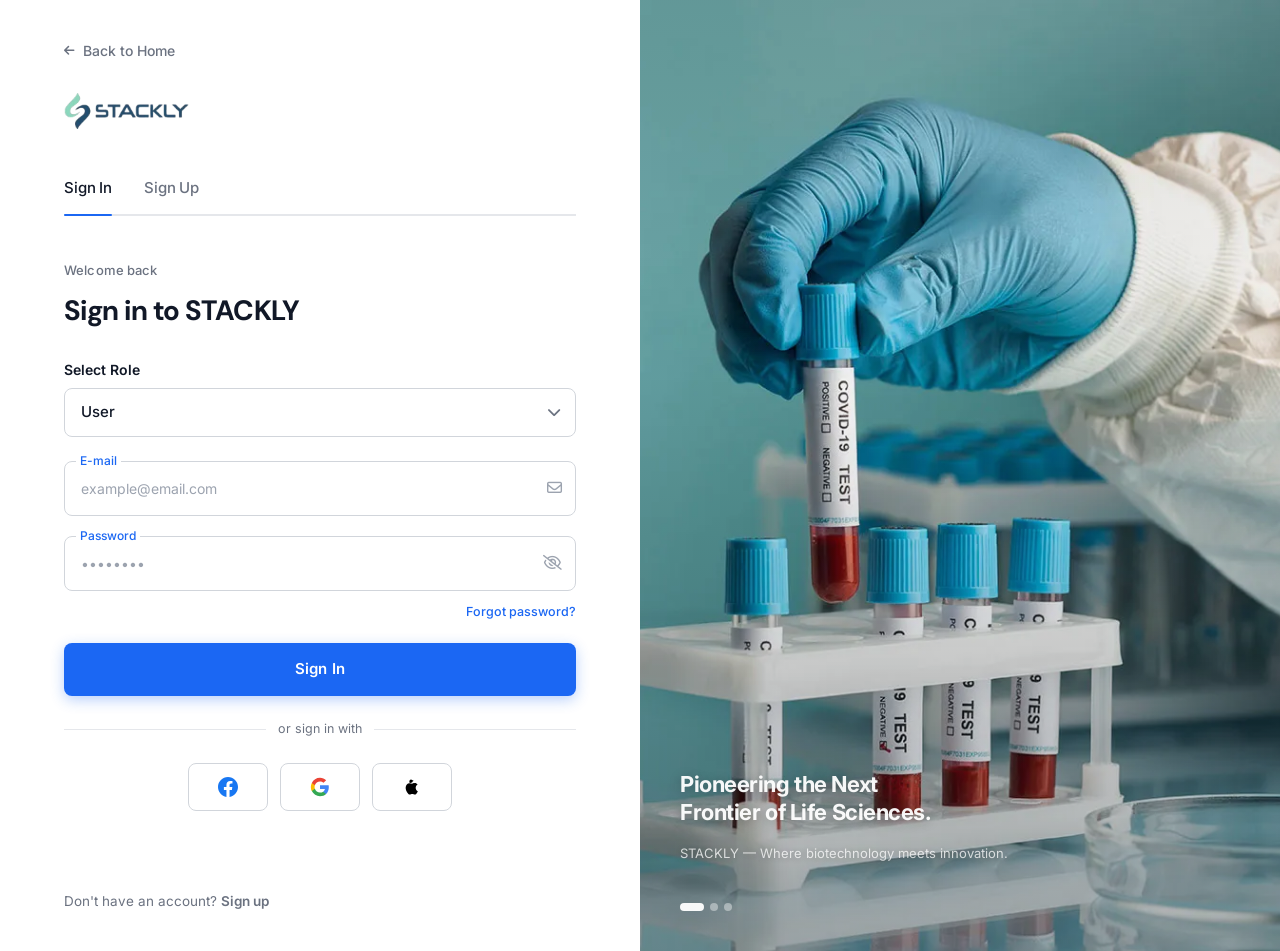
<file: login.html>
<!DOCTYPE html>
<html lang="en">

<head>
    <meta charset="utf-8">
    <title>Login / Sign Up - STACKLY BIO TECHNOLOGY</title>
    <meta http-equiv="X-UA-Compatible" content="IE=edge">
    <meta name="viewport" content="width=device-width, initial-scale=1.0">
    <meta name="description" content="Login or Sign Up to STACKLY Bio Technology - Pioneering the Next Frontier of Life Sciences.">
    <link rel="shortcut icon" href="images/favicon.webp" type="image/x-icon">
    <link rel="icon" href="images/favicon.webp" type="image/x-icon">
    
    <link href="https://fonts.googleapis.com/css2?family=Inter:wght@300;400;500;600;700&display=swap" rel="stylesheet">
    
    <link href="css/style.css" rel="stylesheet">
    
    <link href="css/bootstrap.min.css" rel="stylesheet">

    <style>
        *, *::before, *::after {
            box-sizing: border-box;
            margin: 0;
            padding: 0;
        }

        :root {
            --brand-blue: #1b67f3;
            --brand-dark: #0d1b2a;
            --text-primary: #111827;
            --text-secondary: #6b7280;
            --border-color: #d1d5db;
            --border-focus: #1b67f3;
            --input-bg: #fff;
            --panel-bg: #ffffff;
            --label-color: #1b67f3;
            --error-color: #ef4444;
            --success-color: #10b981;
        }

        html, body {
            height: 100%;
            font-family: 'Inter', sans-serif;
        }

        body {
            background: #f9fafb;
            display: flex;
            align-items: stretch;
            min-height: 100vh;
        }

        /* ── LAYOUT ── */
        .auth-wrapper {
            display: flex;
            width: 100%;
            min-height: 100vh;
        }

        /* LEFT PANEL */
        .auth-left {
            flex: 0 0 50%;
            max-width: 50%;
            background: var(--panel-bg);
            display: flex;
            flex-direction: column;
            padding: 0;
            position: relative;
            z-index: 2;
        }

        .auth-left-inner {
            display: flex;
            flex-direction: column;
            min-height: 100vh;
            padding: 40px 64px;
        }

        /* Logo / Brand */
        .auth-logo {
            display: flex;
            align-items: center;
            gap: 10px;
            text-decoration: none;
            margin-bottom: auto;
        }

        .auth-logo img {
            height: 36px;
            width: auto;
        }

        /* Form Container */
        .auth-form-container {
            flex: 1;
            display: flex;
            flex-direction: column;
            justify-content: center;
            padding: 48px 0;
        }

        /* Tab Switcher */
        .auth-tabs {
            display: flex;
            gap: 32px;
            margin-bottom: 36px;
            border-bottom: 2px solid #e5e7eb;
        }

        .auth-tab-btn {
            background: none;
            border: none;
            font-family: 'Inter', sans-serif;
            font-size: 15px;
            font-weight: 500;
            color: var(--text-secondary);
            cursor: pointer;
            padding: 0 0 14px 0;
            position: relative;
            transition: color 0.2s;
            letter-spacing: -0.01em;
        }

        .auth-tab-btn.active {
            color: var(--text-primary);
        }

        .auth-tab-btn.active::after {
            content: '';
            position: absolute;
            bottom: -2px;
            left: 0;
            right: 0;
            height: 2px;
            background: var(--brand-blue);
            border-radius: 2px;
        }

        .auth-tab-btn:hover {
            color: var(--text-primary);
        }

        /* Headings */
        .auth-subheading {
            font-size: 13px;
            font-weight: 500;
            color: var(--text-secondary);
            margin-bottom: 6px;
            letter-spacing: 0.01em;
        }

        .auth-heading {
            font-size: 28px;
            font-weight: 700;
            color: var(--text-primary);
            margin-bottom: 32px;
            letter-spacing: -0.02em;
            line-height: 1.2;
        }

        /* Form Panels */
        .auth-panel {
            display: none;
        }

        .auth-panel.active {
            display: block;
        }

        /* Floating Label Inputs */
        .form-group {
            position: relative;
            margin-bottom: 20px;
        }

        .form-group label {
            position: absolute;
            top: -9px;
            left: 12px;
            background: white;
            padding: 0 4px;
            font-size: 12px;
            font-weight: 500;
            color: var(--label-color);
            pointer-events: none;
            z-index: 1;
        }

        .form-group input {
            width: 100%;
            padding: 16px 44px 16px 16px;
            border: 1.5px solid var(--border-color);
            border-radius: 8px;
            font-family: 'Inter', sans-serif;
            font-size: 14px;
            color: var(--text-primary);
            background: var(--input-bg);
            outline: none;
            transition: border-color 0.2s, box-shadow 0.2s;
            appearance: none;
        }

        .form-group input:focus {
            border-color: var(--border-focus);
            box-shadow: 0 0 0 3px rgba(27, 103, 243, 0.08);
        }

        .form-group input::placeholder {
            color: #9ca3af;
        }

        .form-group .input-icon {
            position: absolute;
            right: 14px;
            top: 50%;
            transform: translateY(-50%);
            color: #9ca3af;
            font-size: 15px;
            cursor: pointer;
            transition: color 0.2s;
            background: none;
            border: none;
            padding: 0;
            display: flex;
            align-items: center;
        }

        .form-group .input-icon:hover {
            color: var(--brand-blue);
        }

        /* Password visible/hidden toggle */
        .pw-toggle {
            background: none;
            border: none;
            cursor: pointer;
        }

        /* Name row */
        .name-row {
            display: flex;
            gap: 14px;
        }

        .name-row .form-group {
            flex: 1;
        }

        /* Forgot password */
        .auth-forgot {
            display: flex;
            justify-content: flex-end;
            margin-top: -8px;
            margin-bottom: 22px;
        }

        .auth-forgot a {
            font-size: 12.5px;
            color: var(--brand-blue);
            text-decoration: none;
            font-weight: 500;
            transition: opacity 0.2s;
        }

        .auth-forgot a:hover {
            opacity: 0.7;
        }

        /* Submit Button */
        .btn-auth {
            display: block;
            width: 100%;
            padding: 15px;
            background: var(--brand-blue);
            color: #fff;
            border: none;
            border-radius: 8px;
            font-family: 'Inter', sans-serif;
            font-size: 15px;
            font-weight: 600;
            cursor: pointer;
            letter-spacing: 0.01em;
            transition: background 0.2s, transform 0.1s, box-shadow 0.2s;
            box-shadow: 0 4px 14px rgba(27, 103, 243, 0.3);
        }

        .btn-auth:hover {
            background: #1355d6;
            box-shadow: 0 6px 20px rgba(27, 103, 243, 0.4);
        }

        .btn-auth:active {
            transform: scale(0.98);
        }

        /* Divider */
        .auth-divider {
            display: flex;
            align-items: center;
            gap: 12px;
            margin: 24px 0;
            color: var(--text-secondary);
            font-size: 12.5px;
        }

        .auth-divider::before,
        .auth-divider::after {
            content: '';
            flex: 1;
            height: 1px;
            background: #e5e7eb;
        }

        /* Social Buttons */
        .social-buttons {
            display: flex;
            gap: 12px;
            justify-content: center;
        }

        .btn-social {
            flex: 1;
            max-width: 80px;
            height: 48px;
            border: 1.5px solid var(--border-color);
            border-radius: 8px;
            background: #fff;
            cursor: pointer;
            display: flex;
            align-items: center;
            justify-content: center;
            transition: border-color 0.2s, box-shadow 0.2s, transform 0.1s;
            text-decoration: none;
        }

        .btn-social:hover {
            border-color: var(--brand-blue);
            box-shadow: 0 2px 10px rgba(27, 103, 243, 0.12);
        }

        .btn-social:active {
            transform: scale(0.97);
        }

        .btn-social svg {
            width: 20px;
            height: 20px;
        }

        /* Terms text */
        .auth-terms {
            font-size: 11.5px;
            color: var(--text-secondary);
            margin-top: 16px;
            text-align: center;
            line-height: 1.5;
        }

        .auth-terms a {
            color: var(--brand-blue);
            text-decoration: none;
            font-weight: 500;
        }

        /* Footer switch link */
        .auth-footer {
            margin-top: auto;
            padding-top: 32px;
            font-size: 13.5px;
            color: var(--text-secondary);
        }

        .auth-footer a {
            color: var(--brand-blue);
            text-decoration: none;
            font-weight: 600;
            cursor: pointer;
        }

        .auth-footer a:hover {
            text-decoration: underline;
        }

        /* ── RIGHT PANEL ── */
        .auth-right {
            flex: 0 0 50%;
            max-width: 50%;
            position: relative;
            overflow: hidden;
        }

        .auth-right-bg {
            position: absolute;
            inset: 0;
            background-image: url('images/about/04.webp');
            background-size: cover;
            background-position: center;
            transition: transform 0.6s ease;
        }

        .auth-right:hover .auth-right-bg {
            transform: scale(1.03);
        }

        /* Subtle overlay for branding on right panel */
        .auth-right-overlay {
            position: absolute;
            inset: 0;
            background: linear-gradient(
                to bottom,
                rgba(13, 27, 42, 0.12) 0%,
                rgba(13, 27, 42, 0.04) 40%,
                rgba(13, 27, 42, 0.35) 100%
            );
            display: flex;
            flex-direction: column;
            justify-content: flex-end;
            padding: 40px;
        }

        .auth-right-tagline {
            color: rgba(255, 255, 255, 0.95);
            font-size: 22px;
            font-weight: 700;
            letter-spacing: -0.02em;
            line-height: 1.3;
            text-shadow: 0 2px 12px rgba(0,0,0,0.25);
            margin-bottom: 8px;
        }

        .auth-right-sub {
            color: rgba(255, 255, 255, 0.75);
            font-size: 13px;
            font-weight: 400;
            text-shadow: 0 1px 6px rgba(0,0,0,0.2);
        }

        /* Slide indicators on right panel */
        .auth-dots {
            display: flex;
            gap: 6px;
            margin-top: 16px;
        }

        .auth-dot {
            width: 8px;
            height: 8px;
            border-radius: 50%;
            background: rgba(255,255,255,0.4);
        }

        .auth-dot.active {
            background: rgba(255,255,255,0.95);
            width: 24px;
            border-radius: 4px;
        }

        /* ── PASSWORD STRENGTH ── */
        .pw-strength {
            margin-top: 6px;
            display: flex;
            gap: 4px;
            height: 3px;
        }

        .pw-bar {
            flex: 1;
            border-radius: 2px;
            background: #e5e7eb;
            transition: background 0.3s;
        }

        .pw-bar.weak   { background: #ef4444; }
        .pw-bar.fair   { background: #f59e0b; }
        .pw-bar.strong { background: #10b981; }

        /* ── RESPONSIVE ── */
        @media (max-width: 900px) {
            .auth-right {
                display: none;
            }

            .auth-left {
                flex: 0 0 100%;
                max-width: 100%;
            }

            .auth-left-inner {
                padding: 32px 28px;
            }
        }

        @media (max-width: 480px) {
            .auth-heading { font-size: 22px; }
            .name-row { flex-direction: column; gap: 0; }
            .auth-left-inner { padding: 24px 20px; }
        }

        /* Input validation states */
        .form-group input.error {
            border-color: var(--error-color);
        }

        .form-group input.valid {
            border-color: var(--success-color);
        }

        .field-error {
            font-size: 11px;
            color: var(--error-color);
            margin-top: 4px;
            display: none;
        }

        .field-error.show {
            display: block;
        }

        /* Loading state */
        .btn-auth.loading {
            opacity: 0.75;
            pointer-events: none;
        }

        .btn-auth.loading::after {
            content: '';
            display: inline-block;
            width: 14px;
            height: 14px;
            border: 2px solid rgba(255,255,255,0.5);
            border-top-color: #fff;
            border-radius: 50%;
            animation: spin 0.7s linear infinite;
            margin-left: 8px;
            vertical-align: middle;
        }

        @keyframes spin {
            to { transform: rotate(360deg); }
        }

        /* Animate panel switch */
        .auth-panel {
            animation: fadeSlideIn 0.3s ease forwards;
        }

        @keyframes fadeSlideIn {
            from { opacity: 0; transform: translateY(8px); }
            to   { opacity: 1; transform: translateY(0); }
        }
        /* Go Back Button */
        .go-back {
            display: inline-flex;
            align-items: center;
            gap: 8px;
            color: var(--text-secondary);
            text-decoration: none;
            font-size: 14px;
            font-weight: 500;
            margin-bottom: 32px;
            transition: color 0.2s, transform 0.2s;
            width: fit-content;
        }

        .go-back:hover {
            color: var(--brand-blue);
            transform: translateX(-4px);
        }

        .go-back i {
            font-size: 12px;
        }

        /* Role Selection Dropdown */
        .role-selection {
            margin-bottom: 24px;
        }

        .role-selection label {
            display: block;
            font-size: 14px;
            font-weight: 600;
            color: var(--text-primary);
            margin-bottom: 8px;
        }

        .role-select-wrapper {
            position: relative;
        }

        .role-select-wrapper select {
            width: 100%;
            padding: 12px 16px;
            padding-right: 40px;
            background: var(--bg-secondary);
            border: 1px solid var(--border-color);
            border-radius: 8px;
            color: var(--text-primary);
            font-size: 15px;
            font-weight: 500;
            appearance: none;
            cursor: pointer;
            transition: border-color 0.2s, box-shadow 0.2s;
        }

        .role-select-wrapper select:focus {
            outline: none;
            border-color: var(--brand-blue);
            box-shadow: 0 0 0 4px rgba(0, 98, 255, 0.1);
        }

        .role-select-wrapper .select-icon {
            position: absolute;
            right: 16px;
            top: 50%;
            transform: translateY(-50%);
            color: var(--text-secondary);
            pointer-events: none;
            font-size: 14px;
        }
    </style>
</head>

<body>
    <div class="page-wrapper">

        
        <div class="preloader">
            <div class="preloader-content">
                <div class="preloader-logo">STACKLY</div>
                <div class="preloader-subtext">Biotechnology</div>
            </div>
        </div>

        
        <div class="auth-wrapper">
        <div class="auth-left">
            <div class="auth-left-inner">

                
                <a href="index.html" class="go-back">
                    <i class="fa-solid fa-arrow-left"></i>
                    Back to Home
                </a>

                
                <a href="index.html" class="auth-logo">
                    <img src="images/logo.webp" alt="STACKLY">
                </a>

                
                <div class="auth-form-container">

                    
                    <div class="auth-tabs" role="tablist">
                        <button class="auth-tab-btn active" id="tab-login" role="tab" aria-selected="true" aria-controls="panel-login" onclick="switchTab('login')">Sign In</button>
                        <button class="auth-tab-btn" id="tab-signup" role="tab" aria-selected="false" aria-controls="panel-signup" onclick="switchTab('signup')">Sign Up</button>
                    </div>

                    
                    <div class="auth-panel active" id="panel-login" role="tabpanel" aria-labelledby="tab-login">
                        <p class="auth-subheading">Welcome back</p>
                        <h1 class="auth-heading">Sign in to STACKLY</h1>

                        <form id="login-form" novalidate onsubmit="handleLogin(event)">
                            
                            <div class="role-selection">
                                <label for="login-role">Select Role</label>
                                <div class="role-select-wrapper">
                                    <select id="login-role" name="role">
                                        <option value="user">User</option>
                                        <option value="admin">Admin</option>
                                    </select>
                                    <span class="select-icon"><i class="fa-solid fa-chevron-down"></i></span>
                                </div>
                            </div>

                            <div class="form-group">
                                <label for="login-email">E-mail</label>
                                <input type="email" id="login-email" name="email" placeholder="example@email.com" autocomplete="email">
                                <span class="input-icon"><i class="fa-regular fa-envelope"></i></span>
                                <span class="field-error" id="login-email-err">Please enter a valid email address.</span>
                            </div>

                            <div class="form-group">
                                <label for="login-password">Password</label>
                                <input type="password" id="login-password" name="password" placeholder="••••••••" autocomplete="current-password">
                                <button type="button" class="input-icon pw-toggle" onclick="togglePw('login-password', this)" aria-label="Show password">
                                    <i class="fa-regular fa-eye-slash"></i>
                                </button>
                                <span class="field-error" id="login-pw-err">Password must be at least 6 characters.</span>
                            </div>

                            <div class="auth-forgot">
                                <a href="#">Forgot password?</a>
                            </div>

                            <button type="submit" class="btn-auth" id="login-btn">Sign In</button>
                        </form>

                        <div class="auth-divider">or sign in with</div>

                        <div class="social-buttons">
                            
                            <a href="#" class="btn-social" aria-label="Sign in with Facebook">
                                <svg viewBox="0 0 24 24" fill="none" xmlns="http://www.w3.org/2000/svg">
                                    <path d="M24 12C24 5.373 18.627 0 12 0S0 5.373 0 12c0 5.99 4.388 10.954 10.125 11.854V15.47H7.078V12h3.047V9.356c0-3.007 1.792-4.669 4.533-4.669 1.313 0 2.686.235 2.686.235v2.953H15.83c-1.491 0-1.956.925-1.956 1.874V12h3.328l-.532 3.47h-2.796v8.385C19.612 22.954 24 17.99 24 12z" fill="#1877F2"/>
                                </svg>
                            </a>
                            
                            <a href="#" class="btn-social" aria-label="Sign in with Google">
                                <svg viewBox="0 0 24 24" xmlns="http://www.w3.org/2000/svg">
                                    <path d="M22.56 12.25c0-.78-.07-1.53-.2-2.25H12v4.26h5.92c-.26 1.37-1.04 2.53-2.21 3.31v2.77h3.57c2.08-1.92 3.28-4.74 3.28-8.09z" fill="#4285F4"/>
                                    <path d="M12 23c2.97 0 5.46-.98 7.28-2.66l-3.57-2.77c-.98.66-2.23 1.06-3.71 1.06-2.86 0-5.29-1.93-6.16-4.53H2.18v2.84C3.99 20.53 7.7 23 12 23z" fill="#34A853"/>
                                    <path d="M5.84 14.09c-.22-.66-.35-1.36-.35-2.09s.13-1.43.35-2.09V7.07H2.18C1.43 8.55 1 10.22 1 12s.43 3.45 1.18 4.93l2.85-2.22.81-.62z" fill="#FBBC05"/>
                                    <path d="M12 5.38c1.62 0 3.06.56 4.21 1.64l3.15-3.15C17.45 2.09 14.97 1 12 1 7.7 1 3.99 3.47 2.18 7.07l3.66 2.84c.87-2.6 3.3-4.53 6.16-4.53z" fill="#EA4335"/>
                                </svg>
                            </a>
                            
                            <a href="#" class="btn-social" aria-label="Sign in with Apple">
                                <svg viewBox="0 0 24 24" fill="none" xmlns="http://www.w3.org/2000/svg">
                                    <path d="M17.05 20.28c-.98.95-2.05.8-3.08.35-1.09-.46-2.09-.48-3.24 0-1.44.62-2.2.44-3.06-.35C2.79 15.25 3.51 7.7 9.05 7.4c1.3.07 2.2.74 2.96.8.84-.17 1.63-.89 2.99-.96 1.68-.09 2.95.73 3.72 1.86-3.35 2.01-2.77 6.71.33 8.18zm-3.5-17c-.07 2.4-2.15 4.2-4.3 4-1.22-2.27.38-4.52 2.08-4.09.67.17 1.35.62 1.73 1.13.16.22.22.43.49.96z" fill="#000"/>
                                </svg>
                            </a>
                        </div>
                    </div>

                    
                    <div class="auth-panel" id="panel-signup" role="tabpanel" aria-labelledby="tab-signup">
                        <p class="auth-subheading">Start your journey</p>
                        <h1 class="auth-heading">Sign Up to STACKLY</h1>

                        <form id="signup-form" novalidate onsubmit="handleSignup(event)">
                            <div class="name-row">
                                <div class="form-group">
                                    <label for="signup-fname">First Name</label>
                                    <input type="text" id="signup-fname" name="fname" placeholder="John" autocomplete="given-name">
                                    <span class="field-error" id="fname-err">First name is required.</span>
                                </div>
                                <div class="form-group">
                                    <label for="signup-lname">Last Name</label>
                                    <input type="text" id="signup-lname" name="lname" placeholder="Doe" autocomplete="family-name">
                                    <span class="field-error" id="lname-err">Last name is required.</span>
                                </div>
                            </div>

                            <div class="form-group">
                                <label for="signup-email">E-mail</label>
                                <input type="email" id="signup-email" name="email" placeholder="example@email.com" autocomplete="email">
                                <span class="input-icon"><i class="fa-regular fa-envelope"></i></span>
                                <span class="field-error" id="signup-email-err">Please enter a valid email address.</span>
                            </div>

                            <div class="form-group">
                                <label for="signup-password">Password</label>
                                <input type="password" id="signup-password" name="password" placeholder="••••••••" autocomplete="new-password" oninput="checkPwStrength(this.value)">
                                <button type="button" class="input-icon pw-toggle" onclick="togglePw('signup-password', this)" aria-label="Show password">
                                    <i class="fa-regular fa-eye-slash"></i>
                                </button>
                                <span class="field-error" id="signup-pw-err">Password must be at least 8 characters.</span>
                            </div>
                            
                            <div class="pw-strength" id="pw-strength-bars">
                                <div class="pw-bar" id="bar1"></div>
                                <div class="pw-bar" id="bar2"></div>
                                <div class="pw-bar" id="bar3"></div>
                                <div class="pw-bar" id="bar4"></div>
                            </div>

                            <br>

                            <button type="submit" class="btn-auth" id="signup-btn">Sign Up</button>
                        </form>

                        <div class="auth-divider">or sign up with</div>

                        <div class="social-buttons">
                            
                            <a href="#" class="btn-social" aria-label="Sign up with Facebook">
                                <svg viewBox="0 0 24 24" fill="none" xmlns="http://www.w3.org/2000/svg">
                                    <path d="M24 12C24 5.373 18.627 0 12 0S0 5.373 0 12c0 5.99 4.388 10.954 10.125 11.854V15.47H7.078V12h3.047V9.356c0-3.007 1.792-4.669 4.533-4.669 1.313 0 2.686.235 2.686.235v2.953H15.83c-1.491 0-1.956.925-1.956 1.874V12h3.328l-.532 3.47h-2.796v8.385C19.612 22.954 24 17.99 24 12z" fill="#1877F2"/>
                                </svg>
                            </a>
                            
                            <a href="#" class="btn-social" aria-label="Sign up with Google">
                                <svg viewBox="0 0 24 24" xmlns="http://www.w3.org/2000/svg">
                                    <path d="M22.56 12.25c0-.78-.07-1.53-.2-2.25H12v4.26h5.92c-.26 1.37-1.04 2.53-2.21 3.31v2.77h3.57c2.08-1.92 3.28-4.74 3.28-8.09z" fill="#4285F4"/>
                                    <path d="M12 23c2.97 0 5.46-.98 7.28-2.66l-3.57-2.77c-.98.66-2.23 1.06-3.71 1.06-2.86 0-5.29-1.93-6.16-4.53H2.18v2.84C3.99 20.53 7.7 23 12 23z" fill="#34A853"/>
                                    <path d="M5.84 14.09c-.22-.66-.35-1.36-.35-2.09s.13-1.43.35-2.09V7.07H2.18C1.43 8.55 1 10.22 1 12s.43 3.45 1.18 4.93l2.85-2.22.81-.62z" fill="#FBBC05"/>
                                    <path d="M12 5.38c1.62 0 3.06.56 4.21 1.64l3.15-3.15C17.45 2.09 14.97 1 12 1 7.7 1 3.99 3.47 2.18 7.07l3.66 2.84c.87-2.6 3.3-4.53 6.16-4.53z" fill="#EA4335"/>
                                </svg>
                            </a>
                            
                            <a href="#" class="btn-social" aria-label="Sign up with Apple">
                                <svg viewBox="0 0 24 24" fill="none" xmlns="http://www.w3.org/2000/svg">
                                    <path d="M17.05 20.28c-.98.95-2.05.8-3.08.35-1.09-.46-2.09-.48-3.24 0-1.44.62-2.2.44-3.06-.35C2.79 15.25 3.51 7.7 9.05 7.4c1.3.07 2.2.74 2.96.8.84-.17 1.63-.89 2.99-.96 1.68-.09 2.95.73 3.72 1.86-3.35 2.01-2.77 6.71.33 8.18zm-3.5-17c-.07 2.4-2.15 4.2-4.3 4-1.22-2.27.38-4.52 2.08-4.09.67.17 1.35.62 1.73 1.13.16.22.22.43.49.96z" fill="#000"/>
                                </svg>
                            </a>
                        </div>

                        <p class="auth-terms">By signing up, you agree to our <a href="#">Terms of Service</a> and <a href="#">Privacy Policy</a>.</p>
                    </div>

                </div>

                
                <div class="auth-footer" id="auth-footer-text">
                    Don't have an account? <a onclick="switchTab('signup')" id="footer-switch-link">Sign up</a>
                </div>

            </div>
        </div>
        

        
        <div class="auth-right" aria-hidden="true">
            <div class="auth-right-bg" id="slider-bg"></div>
            <div class="auth-right-overlay">
                <p class="auth-right-tagline" id="slider-tagline">Pioneering the Next<br>Frontier of Life Sciences.</p>
                <p class="auth-right-sub" id="slider-sub">STACKLY — Where biotechnology meets innovation.</p>
                <div class="auth-dots">
                    <div class="auth-dot active" onclick="goToSlide(0)"></div>
                    <div class="auth-dot" onclick="goToSlide(1)"></div>
                    <div class="auth-dot" onclick="goToSlide(2)"></div>
                </div>
            </div>
        </div>
    </div>

    </div>

    <script>
        /* ─── TAB SWITCHING ─── */
        function switchTab(tab) {
            const loginBtn  = document.getElementById('tab-login');
            const signupBtn = document.getElementById('tab-signup');
            const loginPanel  = document.getElementById('panel-login');
            const signupPanel = document.getElementById('panel-signup');
            const footerText  = document.getElementById('auth-footer-text');
            const footerLink  = document.getElementById('footer-switch-link');

            if (tab === 'login') {
                loginBtn.classList.add('active');
                signupBtn.classList.remove('active');
                loginPanel.classList.add('active');
                signupPanel.classList.remove('active');
                loginBtn.setAttribute('aria-selected', 'true');
                signupBtn.setAttribute('aria-selected', 'false');
                footerText.innerHTML = 'Don\'t have an account? <a onclick="switchTab(\'signup\')" id="footer-switch-link">Sign up</a>';
            } else {
                signupBtn.classList.add('active');
                loginBtn.classList.remove('active');
                signupPanel.classList.add('active');
                loginPanel.classList.remove('active');
                signupBtn.setAttribute('aria-selected', 'true');
                loginBtn.setAttribute('aria-selected', 'false');
                footerText.innerHTML = 'Already have an account? <a onclick="switchTab(\'login\')" id="footer-switch-link">Sign in</a>';
            }
        }

        /* ─── PASSWORD TOGGLE ─── */
        function togglePw(inputId, btn) {
            const input = document.getElementById(inputId);
            const icon  = btn.querySelector('i');
            if (input.type === 'password') {
                input.type = 'text';
                icon.className = 'fa-regular fa-eye';
            } else {
                input.type = 'password';
                icon.className = 'fa-regular fa-eye-slash';
            }
        }

        /* ─── PASSWORD STRENGTH ─── */
        function checkPwStrength(pw) {
            const bars = ['bar1','bar2','bar3','bar4'].map(id => document.getElementById(id));
            bars.forEach(b => { b.className = 'pw-bar'; });

            let score = 0;
            if (pw.length >= 8)   score++;
            if (/[A-Z]/.test(pw)) score++;
            if (/[0-9]/.test(pw)) score++;
            if (/[^A-Za-z0-9]/.test(pw)) score++;

            const cls = score <= 1 ? 'weak' : score === 2 ? 'fair' : 'strong';
            for (let i = 0; i < score; i++) {
                bars[i].classList.add(cls);
            }
        }

        /* ─── FORM VALIDATION ─── */
        function showError(inputId, errId, show) {
            const input = document.getElementById(inputId);
            const err   = document.getElementById(errId);
            if (show) {
                input.classList.add('error');
                err.classList.add('show');
            } else {
                input.classList.remove('error');
                err.classList.remove('show');
            }
            return !show;
        }

        function validateEmail(email) {
            return /^[^\s@]+@[^\s@]+\.[^\s@]+$/.test(email);
        }

        /* ─── LOGIN HANDLER ─── */
        function handleLogin(e) {
            e.preventDefault();
            const email = document.getElementById('login-email').value.trim();
            const pw    = document.getElementById('login-password').value;
            let valid = true;

            valid = showError('login-email', 'login-email-err', !validateEmail(email)) && valid;
            valid = showError('login-password', 'login-pw-err', pw.length < 6) && valid;

            if (!valid) return;

            const btn = document.getElementById('login-btn');
            btn.classList.add('loading');
            btn.textContent = 'Signing in';

            // Simulate async - replace with real auth
            setTimeout(() => {
                btn.classList.remove('loading');
                btn.textContent = 'Sign In';
                
                // Store email for dashboard display
                localStorage.setItem('userEmail', email);
                
                // Get selected role
                const role = document.getElementById('login-role').value;
                
                // Redirect based on role
                if (role === 'admin') {
                    window.location.href = 'admin-dashboard.html';
                } else {
                    window.location.href = 'user-dashboard.html';
                }
            }, 1200);
        }

        /* ─── SIGNUP HANDLER ─── */
        function handleSignup(e) {
            e.preventDefault();
            const fname = document.getElementById('signup-fname').value.trim();
            const lname = document.getElementById('signup-lname').value.trim();
            const email = document.getElementById('signup-email').value.trim();
            const pw    = document.getElementById('signup-password').value;
            let valid = true;

            valid = showError('signup-fname', 'fname-err', fname.length < 1) && valid;
            valid = showError('signup-lname', 'lname-err', lname.length < 1) && valid;
            valid = showError('signup-email', 'signup-email-err', !validateEmail(email)) && valid;
            valid = showError('signup-password', 'signup-pw-err', pw.length < 8) && valid;

            if (!valid) return;

            const btn = document.getElementById('signup-btn');
            btn.classList.add('loading');
            btn.textContent = 'Creating account';

            // Simulate async - replace with real auth
            setTimeout(() => {
                btn.classList.remove('loading');
                btn.textContent = 'Sign Up';
                alert('Account created! (demo)');
            }, 1500);
        }

        /* ─── CLEAR ERRORS ON INPUT ─── */
        document.querySelectorAll('input').forEach(input => {
            input.addEventListener('input', () => {
                input.classList.remove('error');
                const err = document.getElementById(input.id + '-err') ||
                            document.getElementById(input.id.replace('login-','login-').replace('signup-','signup-') + '-err');
                if (err) err.classList.remove('show');
            });
        });

        // Initial call to set parameters from URL
        document.addEventListener('DOMContentLoaded', () => {
            const params = new URLSearchParams(window.location.search);
            if (params.get('tab') === 'signup') {
                switchTab('signup');
            }
            
            // Initialize slider
            initSlider();
        });

        /* ─── BACKGROUND SLIDER ─── */
        const slides = [
            {
                image: 'images/about/04.webp',
                tagline: 'Pioneering the Next<br>Frontier of Life Sciences.',
                sub: 'STACKLY — Where biotechnology meets innovation.'
            },
            {
                image: 'images/about/about-image1.webp',
                tagline: 'Advanced Genetic<br>Research & Analysis.',
                sub: 'Unlocking the secrets of the human genome with AI.'
            },
            {
                image: 'images/about/about-image2.webp',
                tagline: 'Sustainable Bio<br>Solutions for Earth.',
                sub: 'Creating a greener future through molecular engineering.'
            }
        ];

        let currentSlide = 0;
        let slideInterval;

        function initSlider() {
            updateSlide(0);
            startAutoSlide();
        }

        function updateSlide(index) {
            currentSlide = index;
            const bg = document.getElementById('slider-bg');
            const tagline = document.getElementById('slider-tagline');
            const sub = document.getElementById('slider-sub');
            const dots = document.querySelectorAll('.auth-dot');

            // Fade out effect (optional, handled by CSS transition on bg)
            bg.style.backgroundImage = `url('${slides[index].image}')`;
            tagline.innerHTML = slides[index].tagline;
            sub.textContent = slides[index].sub;

            dots.forEach((dot, i) => {
                dot.classList.toggle('active', i === index);
            });
        }

        function goToSlide(index) {
            updateSlide(index);
            resetAutoSlide();
        }

        function startAutoSlide() {
            slideInterval = setInterval(() => {
                let next = (currentSlide + 1) % slides.length;
                updateSlide(next);
            }, 5000);
        }

        function resetAutoSlide() {
            clearInterval(slideInterval);
            startAutoSlide();
        }
    </script>
    <script>
        (function() {
            function dismissPreloader() {
                var pre = document.querySelector('.preloader');
                if (pre) {
                    pre.style.transition = 'opacity 0.5s ease';
                    pre.style.opacity = '0';
                    setTimeout(function() { pre.style.display = 'none'; }, 600);
                }
            }
            document.addEventListener('DOMContentLoaded', function() {
                setTimeout(dismissPreloader, 500);
            });
            setTimeout(dismissPreloader, 2500);
        })();
    </script>
</body>
</html>
</file>
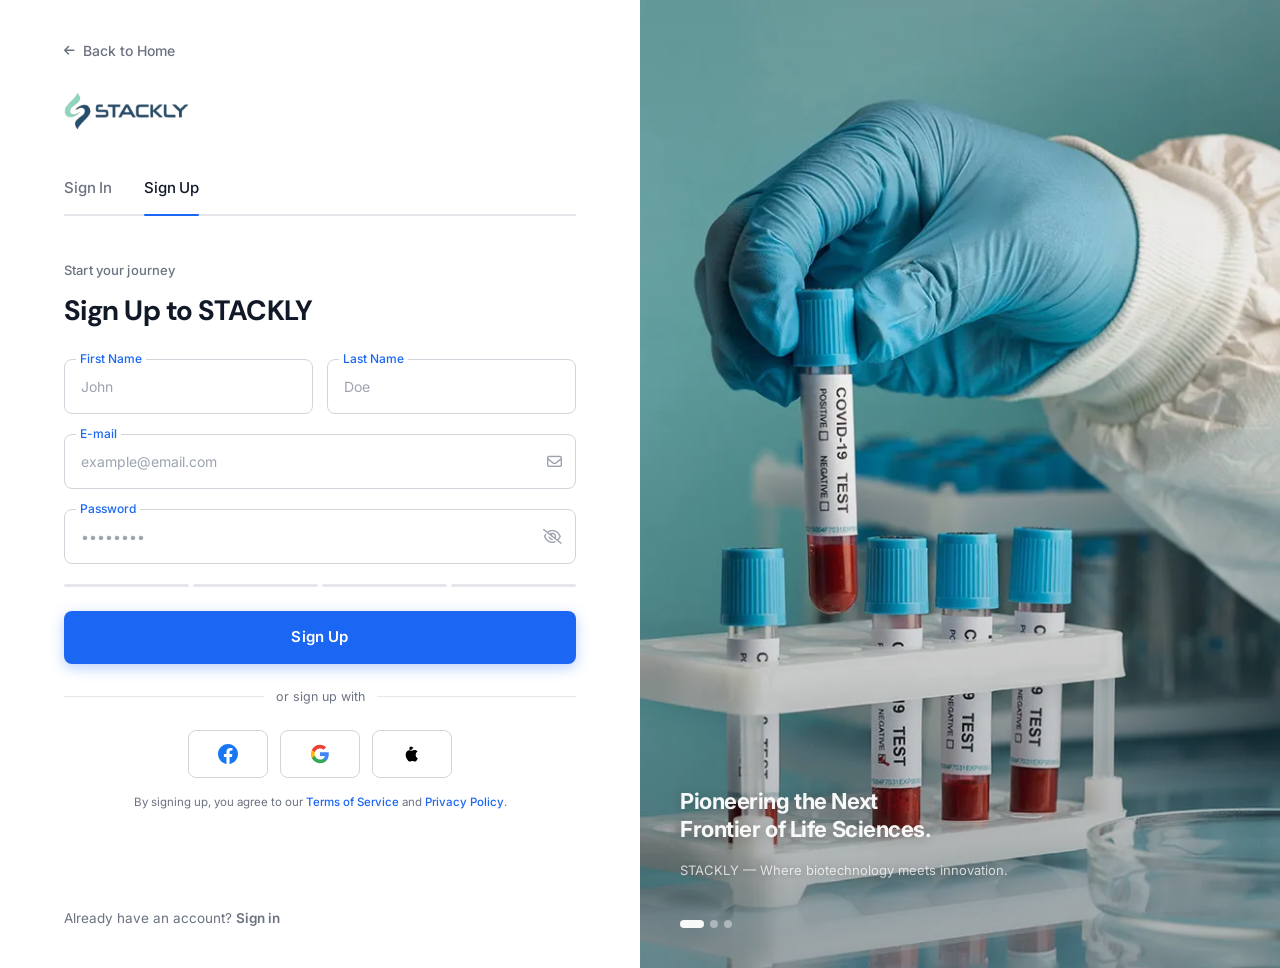
<file: signup.html>
﻿<!DOCTYPE html>
<html>
<head>
    <meta http-equiv="refresh" content="0; url=login.html?tab=signup">
    <script>
        window.location.href = "login.html?tab=signup";
    </script>
</head>
<body>
    <div class="page-wrapper">

        
        <div class="preloader">
            <div class="preloader-content">
                <div class="preloader-logo">STACKLY</div>
                <div class="preloader-subtext">Biotechnology</div>
            </div>
        </div>
    <p>Redirecting to <a href="login.html?tab=signup">Sign Up</a>...</p>
    <script>
        (function() {
            function dismissPreloader() {
                var pre = document.querySelector('.preloader');
                if (pre) {
                    pre.style.transition = 'opacity 0.5s ease';
                    pre.style.opacity = '0';
                    setTimeout(function() { pre.style.display = 'none'; }, 600);
                }
            }
            document.addEventListener('DOMContentLoaded', function() {
                setTimeout(dismissPreloader, 500);
            });
            setTimeout(dismissPreloader, 2500);
        })();
    </script>
</body>
</html>
</file>
